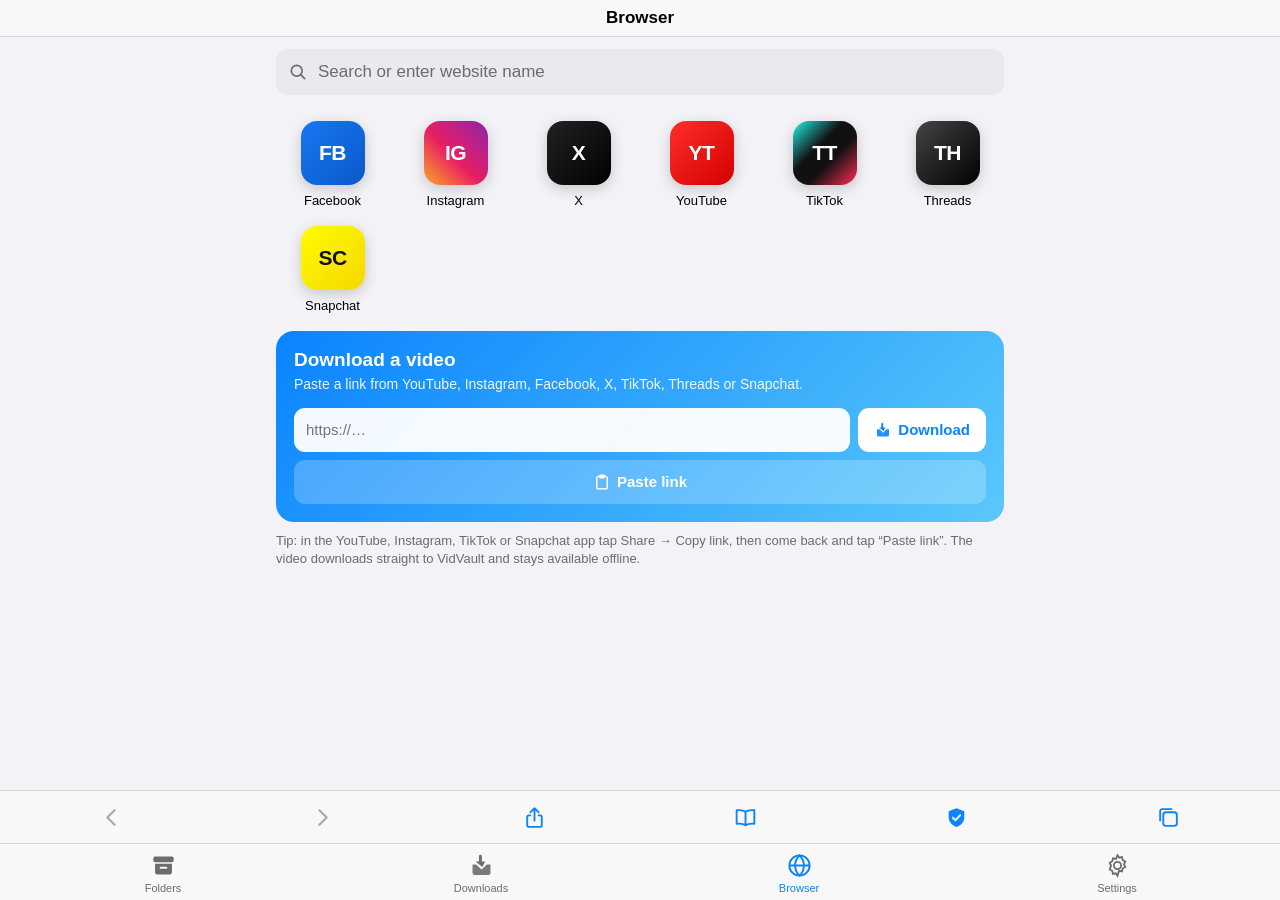
<file: index.html>
<!doctype html>
<html lang="en" dir="ltr">
<head>
<meta charset="utf-8">
<meta name="viewport" content="width=device-width, initial-scale=1, viewport-fit=cover, maximum-scale=1, user-scalable=no">
<title>VidVault</title>
<meta name="description" content="Save videos from YouTube, Instagram, Facebook, X, TikTok, Threads and Snapchat to watch offline.">
<meta name="theme-color" content="#000000">
<meta name="apple-mobile-web-app-capable" content="yes">
<meta name="mobile-web-app-capable" content="yes">
<meta name="apple-mobile-web-app-status-bar-style" content="black-translucent">
<meta name="apple-mobile-web-app-title" content="VidVault">
<link rel="manifest" href="manifest.webmanifest">
<link rel="icon" href="icons/icon-192.png">
<link rel="apple-touch-icon" href="icons/apple-touch-icon.png">
<link rel="stylesheet" href="app.css">
<script>
  // apply theme before first paint to avoid a white flash
  try {
    var s = JSON.parse(localStorage.getItem('vv.settings') || '{}');
    var dark = s.theme === 'dark' || (s.theme !== 'light' && matchMedia('(prefers-color-scheme: dark)').matches);
    document.documentElement.classList.toggle('dark', dark);
    document.documentElement.dataset.accent = s.accent || 'blue';
    if (s.lang === 'ar') { document.documentElement.lang = 'ar'; document.documentElement.dir = 'rtl'; }
  } catch (e) {}
</script>
</head>
<body>
<div id="app">
  <header class="topbar">
    <div class="tb-l" id="tbLeft"></div>
    <h1 id="title">VidVault</h1>
    <div class="tb-r" id="tbRight"></div>
  </header>
  <main id="main"></main>
  <nav class="toolbar hidden" id="toolbar"></nav>
  <nav class="tabbar" id="tabbar"></nav>
</div>
<div id="layer"></div>
<div class="toast" id="toast"></div>
<noscript>VidVault needs JavaScript.</noscript>
<script src="i18n.js"></script>
<script src="mux.js"></script>
<script src="app.js"></script>
</body>
</html>
</file>
<file: app.css>
/* VidVault — shared styles for the web app and the Android app */
:root {
  --accent: #0a84ff;
  --accent-2: #5ac8fa;
  --bg: #f2f2f7;
  --card: #ffffff;
  --card-2: #e9e9ee;
  --text: #000000;
  --text-2: #6c6c70;
  --sep: rgba(60, 60, 67, .18);
  --danger: #ff3b30;
  --ok: #34c759;
  --bar: rgba(249, 249, 249, .92);
  --shadow: 0 10px 40px rgba(0, 0, 0, .18);
  --radius: 12px;
  --safe-top: env(safe-area-inset-top, 0px);
  --safe-bottom: env(safe-area-inset-bottom, 0px);
  --font: -apple-system, BlinkMacSystemFont, "SF Pro Text", "Segoe UI", Roboto, "Noto Sans Arabic", "Geeza Pro", Tahoma, sans-serif;
  color-scheme: light;
}
:root.dark {
  --bg: #000000;
  --card: #1c1c1e;
  --card-2: #2c2c2e;
  --text: #ffffff;
  --text-2: #8e8e93;
  --sep: rgba(84, 84, 88, .55);
  --danger: #ff453a;
  --ok: #30d158;
  --bar: rgba(22, 22, 24, .94);
  --shadow: 0 10px 40px rgba(0, 0, 0, .6);
  color-scheme: dark;
}
:root[data-accent="pink"] { --accent: #ff375f; --accent-2: #ff8fab; }
:root[data-accent="cyan"] { --accent: #32ade6; --accent-2: #7fd9ff; }
:root[data-accent="blue"] { --accent: #0a84ff; --accent-2: #5ac8fa; }
:root[data-accent="green"] { --accent: #30b158; --accent-2: #7be495; }
:root[data-accent="orange"] { --accent: #ff9500; --accent-2: #ffc46b; }
:root[data-accent="purple"] { --accent: #af52de; --accent-2: #d7a3f5; }

* { box-sizing: border-box; -webkit-tap-highlight-color: transparent; }
html, body { margin: 0; height: 100%; background: var(--bg); color: var(--text); font-family: var(--font); font-size: 16px; }
body { overscroll-behavior: none; -webkit-font-smoothing: antialiased; -webkit-user-select: none; user-select: none; }
input, textarea { -webkit-user-select: text; user-select: text; }
button { font: inherit; color: inherit; background: none; border: 0; padding: 0; cursor: pointer; }
a { color: var(--accent); text-decoration: none; }
svg { display: block; }
.hidden { display: none !important; }

/* ---------- layout ---------- */
#app { position: fixed; inset: 0; display: flex; flex-direction: column; }
.topbar {
  flex: none; padding: calc(var(--safe-top) + 8px) 16px 8px; display: grid; grid-template-columns: 80px 1fr 80px; align-items: center;
  background: var(--bar); backdrop-filter: blur(20px); -webkit-backdrop-filter: blur(20px); border-bottom: .5px solid var(--sep); z-index: 5;
}
.topbar h1 { margin: 0; font-size: 17px; font-weight: 600; text-align: center; white-space: nowrap; overflow: hidden; text-overflow: ellipsis; }
.topbar .tb-l { justify-self: start; } .topbar .tb-r { justify-self: end; }
.topbar button { color: var(--accent); font-size: 17px; min-height: 32px; }
main { flex: 1; overflow-y: auto; -webkit-overflow-scrolling: touch; position: relative; }
.tab { padding: 12px 16px 28px; max-width: 760px; margin: 0 auto; }
.tabbar {
  flex: none; display: grid; grid-template-columns: repeat(4, 1fr); padding: 6px 4px calc(var(--safe-bottom) + 4px);
  background: var(--bar); backdrop-filter: blur(20px); -webkit-backdrop-filter: blur(20px); border-top: .5px solid var(--sep);
}
.tabbar button { display: flex; flex-direction: column; align-items: center; gap: 3px; font-size: 11px; color: var(--text-2); padding: 2px 0; position: relative; }
.tabbar button svg { width: 27px; height: 27px; }
.tabbar button.on { color: var(--accent); }
.tabbar .badge { position: absolute; top: -2px; inset-inline-start: calc(50% + 6px); background: var(--danger); color: #fff; font-size: 11px; font-weight: 600; min-width: 18px; height: 18px; border-radius: 9px; padding: 0 5px; display: grid; place-items: center; }
.toolbar {
  flex: none; display: grid; grid-template-columns: repeat(6, 1fr); padding: 8px 6px; background: var(--bar); border-top: .5px solid var(--sep);
}
.toolbar button { display: grid; place-items: center; height: 36px; color: var(--accent); }
.toolbar button:disabled { color: var(--text-2); opacity: .55; }
.toolbar button svg { width: 25px; height: 25px; }
[dir="rtl"] .flip { transform: scaleX(-1); }

/* ---------- grouped lists (iOS settings look) ---------- */
.group-title { font-size: 13px; text-transform: uppercase; color: var(--text-2); margin: 22px 16px 7px; letter-spacing: .02em; }
.group { background: var(--card); border-radius: var(--radius); overflow: hidden; }
.group + .note, .note { font-size: 13px; color: var(--text-2); margin: 7px 16px 0; line-height: 1.35; }
.row {
  display: flex; align-items: center; gap: 12px; min-height: 46px; padding: 8px 16px; width: 100%; text-align: start; position: relative; font-size: 16px;
}
.row + .row::before, .row + .rowwrap::before, .rowwrap + .row::before { content: ""; position: absolute; top: 0; inset-inline-start: 52px; inset-inline-end: 0; border-top: .5px solid var(--sep); }
.row.noicon + .row.noicon::before { inset-inline-start: 16px; }
.row .ic { width: 22px; height: 22px; flex: none; color: var(--accent); display: grid; place-items: center; }
.row .ic svg { width: 22px; height: 22px; }
.row .lbl { flex: 1; min-width: 0; }
.row .lbl small { display: block; color: var(--text-2); font-size: 13px; margin-top: 2px; overflow-wrap: anywhere; }
.row .val { color: var(--text-2); font-size: 16px; white-space: nowrap; max-width: 46%; overflow: hidden; text-overflow: ellipsis; }
.row .chev { color: var(--text-2); opacity: .6; width: 14px; height: 14px; flex: none; }
[dir="rtl"] .row .chev { transform: scaleX(-1); }
.row.link .lbl { color: var(--accent); }
.row.warn .lbl { color: var(--danger); }
.row.warn .ic, .row.danger .lbl { color: var(--danger); }
button.row:active, .row.tap:active { background: var(--card-2); }

/* switch */
.switch { position: relative; width: 51px; height: 31px; flex: none; }
.switch input { position: absolute; opacity: 0; inset: 0; margin: 0; cursor: pointer; z-index: 1; }
.switch span { position: absolute; inset: 0; border-radius: 16px; background: var(--card-2); transition: background .2s; }
:root.dark .switch span { background: #39393d; }
.switch span::after { content: ""; position: absolute; top: 2px; inset-inline-start: 2px; width: 27px; height: 27px; border-radius: 50%; background: #fff; box-shadow: 0 2px 6px rgba(0,0,0,.25); transition: transform .2s; }
:root .switch input:checked + span { background: var(--ok); }
.switch input:checked + span::after { transform: translateX(20px); }
[dir="rtl"] .switch input:checked + span::after { transform: translateX(-20px); }
.switch input:disabled + span { opacity: .45; }

/* segmented */
.seg { display: inline-flex; background: var(--card-2); border-radius: 9px; padding: 2px; flex: none; }
:root.dark .seg { background: #2c2c2e; }
.seg button { padding: 5px 13px; font-size: 13px; border-radius: 7px; color: var(--text); white-space: nowrap; }
.seg button.on { background: var(--card); box-shadow: 0 2px 6px rgba(0,0,0,.18); font-weight: 600; }
:root.dark .seg button.on { background: #636366; }

/* colour dots */
.dots { display: flex; gap: 10px; }
.dot { width: 26px; height: 26px; border-radius: 50%; position: relative; }
.dot.on::after { content: ""; position: absolute; inset: -4px; border-radius: 50%; border: 2.5px solid var(--text-2); }

/* ---------- brand header ---------- */
.brand { display: flex; align-items: center; gap: 14px; padding: 18px 6px 10px; }
.logo-word { font-size: 52px; font-weight: 900; letter-spacing: -2px; line-height: 1; background: linear-gradient(120deg, #ff3b5c 0%, #ff3b5c 38%, var(--accent) 62%, #2f6bff 100%); -webkit-background-clip: text; background-clip: text; color: transparent; }
.brand small { display: block; color: var(--text-2); font-size: 13px; }

/* ---------- browser tab ---------- */
.searchbar { display: flex; align-items: center; gap: 8px; background: var(--card-2); border-radius: 12px; padding: 0 12px; height: 46px; }
:root.dark .searchbar { background: #2c2c2e; }
.searchbar svg { width: 20px; height: 20px; color: var(--text-2); flex: none; }
.searchbar input { flex: 1; min-width: 0; height: 100%; background: none; border: 0; outline: none; font: inherit; font-size: 17px; color: var(--text); }
.searchbar input::placeholder { color: var(--text-2); }
.searchbar button { color: var(--accent); font-size: 15px; font-weight: 600; }
.tiles { display: grid; grid-template-columns: repeat(4, 1fr); gap: 18px 10px; margin: 26px 0 8px; }
.tile { display: flex; flex-direction: column; align-items: center; gap: 8px; font-size: 13px; color: var(--text); }
.tile .tl { width: 64px; height: 64px; border-radius: 16px; display: grid; place-items: center; color: #fff; font-weight: 800; font-size: 21px; letter-spacing: -.5px; box-shadow: 0 4px 14px rgba(0,0,0,.18); }
.tile:active .tl { transform: scale(.94); }
.pastecard { margin-top: 18px; background: linear-gradient(135deg, var(--accent), var(--accent-2)); border-radius: 18px; padding: 18px; color: #fff; }
.pastecard h3 { margin: 0 0 4px; font-size: 19px; }
.pastecard p { margin: 0 0 14px; font-size: 14px; opacity: .92; line-height: 1.35; }
.pastecard .pc-row { display: flex; gap: 8px; }
.pastecard input { flex: 1; min-width: 0; height: 44px; border-radius: 11px; border: 0; padding: 0 12px; font: inherit; font-size: 15px; background: rgba(255,255,255,.95); color: #000; outline: none; }
.btn { height: 44px; padding: 0 16px; border-radius: 11px; font-weight: 600; font-size: 15px; display: inline-flex; align-items: center; justify-content: center; gap: 6px; white-space: nowrap; }
.btn.white { background: #fff; color: var(--accent); }
.btn.glass { background: rgba(255,255,255,.22); color: #fff; }
.btn.accent { background: var(--accent); color: #fff; }
.btn.ghost { background: var(--card-2); color: var(--accent); }
.btn.block { width: 100%; }
.btn:disabled { opacity: .5; }
.btn svg { width: 18px; height: 18px; }
.hint { font-size: 13px; color: var(--text-2); margin-top: 10px; line-height: 1.4; }

/* ---------- media lists ---------- */
.folders { display: grid; grid-template-columns: repeat(auto-fill, minmax(150px, 1fr)); gap: 12px; }
.folder { background: var(--card); border-radius: 14px; padding: 14px; text-align: start; display: flex; flex-direction: column; gap: 10px; position: relative; min-height: 104px; }
.folder .fi { width: 38px; height: 38px; border-radius: 10px; display: grid; place-items: center; color: #fff; font-weight: 800; font-size: 14px; }
.folder .fi svg { width: 22px; height: 22px; }
.folder b { font-size: 15px; font-weight: 600; overflow: hidden; text-overflow: ellipsis; white-space: nowrap; }
.folder small { color: var(--text-2); font-size: 13px; }
.folder.sel { outline: 2.5px solid var(--accent); }
.folder:active { transform: scale(.98); }
.items { display: flex; flex-direction: column; gap: 10px; }
.item { display: flex; gap: 12px; align-items: center; background: var(--card); border-radius: 14px; padding: 8px; position: relative; text-align: start; width: 100%; }
.thumb { width: 112px; height: 63px; border-radius: 9px; background: var(--card-2) center/cover no-repeat; flex: none; position: relative; overflow: hidden; display: grid; place-items: center; color: var(--text-2); }
.thumb svg { width: 26px; height: 26px; }
.thumb .dur { position: absolute; bottom: 4px; inset-inline-end: 4px; background: rgba(0,0,0,.75); color: #fff; font-size: 11px; font-weight: 600; padding: 1px 5px; border-radius: 4px; }
.thumb .pf { position: absolute; top: 4px; inset-inline-start: 4px; color: #fff; font-size: 9px; font-weight: 800; padding: 2px 4px; border-radius: 4px; }
.item .meta { flex: 1; min-width: 0; }
.item .meta b { display: -webkit-box; -webkit-line-clamp: 2; -webkit-box-orient: vertical; overflow: hidden; font-size: 15px; font-weight: 600; line-height: 1.25; overflow-wrap: anywhere; }
.item .meta small { display: block; color: var(--text-2); font-size: 12.5px; margin-top: 4px; white-space: nowrap; overflow: hidden; text-overflow: ellipsis; }
.item .more { width: 36px; height: 36px; display: grid; place-items: center; color: var(--text-2); flex: none; }
.item .more svg { width: 22px; height: 22px; }
.item .check { width: 24px; height: 24px; border-radius: 50%; border: 2px solid var(--text-2); flex: none; display: grid; place-items: center; }
.item.sel .check { background: var(--accent); border-color: var(--accent); color: #fff; }
.item .check svg { width: 14px; height: 14px; }
.prog { height: 5px; background: var(--card-2); border-radius: 3px; overflow: hidden; margin-top: 8px; }
.prog i { display: block; height: 100%; width: 0; background: var(--accent); border-radius: 3px; transition: width .3s; }
.prog.indet i { width: 35% !important; animation: indet 1.2s infinite ease-in-out; }
@keyframes indet { 0% { transform: translateX(-100%); } 100% { transform: translateX(300%); } }
[dir="rtl"] .prog.indet i { animation-name: indet-r; }
@keyframes indet-r { 0% { transform: translateX(100%); } 100% { transform: translateX(-300%); } }
.status-err { color: var(--danger) !important; white-space: normal !important; }
.empty { text-align: center; color: var(--text-2); padding: 56px 20px; }
.empty svg { width: 56px; height: 56px; margin: 0 auto 14px; opacity: .5; }
.empty b { display: block; color: var(--text); font-size: 18px; margin-bottom: 6px; }
.chips { display: flex; gap: 8px; overflow-x: auto; padding: 2px 0 12px; scrollbar-width: none; }
.chips::-webkit-scrollbar { display: none; }
.chip { padding: 7px 14px; border-radius: 18px; background: var(--card); font-size: 14px; white-space: nowrap; }
.chip.on { background: var(--accent); color: #fff; }
.backlink { color: var(--accent); font-size: 16px; display: inline-flex; align-items: center; gap: 2px; margin-bottom: 10px; }
.backlink svg { width: 20px; height: 20px; }
.section-h { display: flex; align-items: baseline; justify-content: space-between; margin: 18px 4px 10px; }
.section-h h2 { margin: 0; font-size: 22px; font-weight: 700; }
.section-h button { color: var(--accent); font-size: 15px; }
.stats { display: flex; gap: 10px; margin-bottom: 4px; }
.stat { flex: 1; background: var(--card); border-radius: 14px; padding: 12px 14px; }
.stat b { display: block; font-size: 20px; }
.stat small { color: var(--text-2); font-size: 12px; }

/* ---------- sheets & dialogs ---------- */
.scrim { position: fixed; inset: 0; background: rgba(0,0,0,.45); z-index: 40; opacity: 0; transition: opacity .25s; }
.scrim.show { opacity: 1; }
.sheet {
  position: fixed; inset-inline: 0; bottom: 0; z-index: 41; background: var(--bg); border-radius: 16px 16px 0 0; max-height: 88vh; display: flex; flex-direction: column;
  transform: translateY(105%); transition: transform .3s cubic-bezier(.2,.8,.2,1); box-shadow: var(--shadow); max-width: 640px; margin: 0 auto;
}
.sheet.show { transform: none; }
.sheet .grab { width: 38px; height: 5px; border-radius: 3px; background: var(--text-2); opacity: .4; margin: 8px auto 2px; flex: none; }
.sheet .sh-head { display: flex; align-items: center; padding: 6px 16px 10px; gap: 10px; flex: none; }
.sheet .sh-head h3 { margin: 0; font-size: 18px; flex: 1; }
.sheet .sh-head button { color: var(--accent); font-size: 16px; font-weight: 600; }
.sheet .sh-body { overflow-y: auto; padding: 0 16px calc(var(--safe-bottom) + 18px); }
.vinfo { display: flex; gap: 12px; align-items: flex-start; background: var(--card); border-radius: 14px; padding: 10px; }
.vinfo .thumb { width: 128px; height: 72px; }
.vinfo b { font-size: 15px; line-height: 1.25; display: -webkit-box; -webkit-line-clamp: 3; -webkit-box-orient: vertical; overflow: hidden; overflow-wrap: anywhere; }
.vinfo small { display: block; color: var(--text-2); font-size: 13px; margin-top: 4px; }
.q { display: flex; align-items: center; gap: 12px; padding: 10px 14px; width: 100%; text-align: start; position: relative; min-height: 56px; }
.q + .q::before { content: ""; position: absolute; top: 0; inset-inline-start: 62px; inset-inline-end: 0; border-top: .5px solid var(--sep); }
.q .qb { width: 36px; height: 36px; border-radius: 9px; background: var(--card-2); display: grid; place-items: center; font-size: 10.5px; font-weight: 800; color: var(--accent); flex: none; text-align: center; line-height: 1.05; }
.q .qb.hd { background: var(--accent); color: #fff; }
.q .qb svg { width: 20px; height: 20px; }
.q .lbl { flex: 1; min-width: 0; }
.q .lbl b { font-size: 16px; font-weight: 600; }
.q .lbl small { display: block; color: var(--text-2); font-size: 13px; margin-top: 2px; }
.q .dl { color: var(--accent); width: 28px; height: 28px; flex: none; }
.q:active { background: var(--card-2); }
.spinner { width: 30px; height: 30px; border-radius: 50%; border: 3px solid var(--card-2); border-top-color: var(--accent); animation: spin .8s linear infinite; margin: 30px auto 12px; }
@keyframes spin { to { transform: rotate(360deg); } }
.centered { text-align: center; color: var(--text-2); padding: 8px 10px 26px; overflow-wrap: anywhere; }
.errbox { background: var(--card); border-radius: 14px; padding: 16px; color: var(--text); line-height: 1.45; font-size: 14px; overflow-wrap: anywhere; }
.errbox b { color: var(--danger); display: block; margin-bottom: 4px; font-size: 16px; }
.errbox code { font-size: 12px; color: var(--text-2); display: block; margin-top: 8px; max-height: 120px; overflow: auto; white-space: pre-wrap; }

.dialog { position: fixed; z-index: 60; inset: 0; display: grid; place-items: center; padding: 24px; }
.dialog .box { background: var(--card); border-radius: 16px; width: min(330px, 100%); overflow: hidden; box-shadow: var(--shadow); text-align: center; animation: pop .18s ease-out; }
@keyframes pop { from { transform: scale(1.08); opacity: 0; } }
.dialog .box h4 { margin: 18px 16px 4px; font-size: 17px; }
.dialog .box p { margin: 0 16px 12px; font-size: 13.5px; color: var(--text-2); line-height: 1.4; overflow-wrap: anywhere; }
.dialog .box input { width: calc(100% - 32px); margin: 4px 16px 14px; height: 38px; border-radius: 9px; border: .5px solid var(--sep); background: var(--bg); color: var(--text); padding: 0 10px; font: inherit; font-size: 15px; outline: none; text-align: start; }
.dialog .acts { display: flex; border-top: .5px solid var(--sep); }
.dialog .acts button { flex: 1; height: 46px; color: var(--accent); font-size: 17px; }
.dialog .acts button + button { border-inline-start: .5px solid var(--sep); font-weight: 600; }
.dialog .acts button.red { color: var(--danger); }

.actionsheet { position: fixed; z-index: 61; inset-inline: 8px; bottom: calc(var(--safe-bottom) + 8px); max-width: 520px; margin: 0 auto; animation: up .22s ease-out; }
@keyframes up { from { transform: translateY(40px); opacity: 0; } }
.actionsheet .as-group { background: var(--card); border-radius: 14px; overflow: hidden; max-height: 70vh; overflow-y: auto; }
.actionsheet .as-title { font-size: 13px; color: var(--text-2); padding: 13px 16px; text-align: center; border-bottom: .5px solid var(--sep); overflow-wrap: anywhere; }
.actionsheet button { width: 100%; min-height: 56px; font-size: 18px; color: var(--accent); display: flex; align-items: center; justify-content: center; gap: 8px; padding: 0 16px; }
.actionsheet .as-group button + button { border-top: .5px solid var(--sep); }
.actionsheet button.red { color: var(--danger); }
.actionsheet button.cur { font-weight: 700; }
.actionsheet .cancel { margin-top: 8px; background: var(--card); border-radius: 14px; font-weight: 600; }

.toast { position: fixed; z-index: 70; left: 50%; bottom: calc(var(--safe-bottom) + 96px); transform: translate(-50%, 20px); background: rgba(40,40,44,.95); color: #fff; padding: 11px 18px; border-radius: 22px; font-size: 14.5px; opacity: 0; transition: .25s; pointer-events: none; max-width: 88vw; text-align: center; }
.toast.show { opacity: 1; transform: translate(-50%, 0); }

/* ---------- player ---------- */
.player { position: fixed; inset: 0; z-index: 50; background: #000; display: flex; flex-direction: column; color: #fff; }
.player .pl-top { display: flex; align-items: center; gap: 10px; padding: calc(var(--safe-top) + 8px) 12px 8px; }
.player .pl-top b { flex: 1; font-size: 15px; font-weight: 600; white-space: nowrap; overflow: hidden; text-overflow: ellipsis; }
.player .pl-top button, .player .pl-bot button { color: #fff; height: 40px; min-width: 40px; display: grid; place-items: center; font-size: 15px; font-weight: 600; border-radius: 20px; }
.player .pl-top svg, .player .pl-bot svg { width: 24px; height: 24px; }
.player video { flex: 1; width: 100%; min-height: 0; background: #000; }
.player .pl-bot { display: flex; justify-content: space-around; padding: 8px 8px calc(var(--safe-bottom) + 10px); }
.player .pl-bot button.on { color: var(--accent); }

/* ---------- lock screen ---------- */
.lock { position: fixed; inset: 0; z-index: 100; background: var(--bg); display: flex; flex-direction: column; align-items: center; justify-content: center; gap: 22px; padding: 20px; }
.lock h2 { margin: 0; font-size: 20px; font-weight: 600; }
.lock .pins { display: flex; gap: 18px; }
.lock .pins i { width: 14px; height: 14px; border-radius: 50%; border: 1.5px solid var(--text); }
.lock .pins i.f { background: var(--text); }
.lock .pins.shake { animation: shake .35s; }
@keyframes shake { 25% { transform: translateX(-10px); } 75% { transform: translateX(10px); } }
.lock .pad { display: grid; grid-template-columns: repeat(3, 76px); gap: 16px 24px; direction: ltr; }
.lock .pad button { width: 76px; height: 76px; border-radius: 50%; background: var(--card-2); font-size: 30px; font-weight: 400; }
:root.dark .lock .pad button { background: #333336; }
.lock .pad button.t { background: none; font-size: 16px; color: var(--accent); }
.lock .pad button:active { background: var(--text-2); }
.lock .sub { color: var(--text-2); font-size: 14px; min-height: 18px; }

@media (min-width: 700px) {
  .tiles { grid-template-columns: repeat(6, 1fr); }
  .thumb { width: 150px; height: 84px; }
}
@media print {
  .tabbar, .toolbar, .topbar button { display: none; }
  #app { position: static; }
  main { overflow: visible; }
}

.brand-ic { width: 64px; height: 64px; border-radius: 15px; box-shadow: 0 6px 22px rgba(120, 60, 255, .35); }
.logo-word { background: linear-gradient(120deg, #ff2fb9 0%, #8b3dff 45%, #2f6bff 70%, #21d4ff 100%); -webkit-background-clip: text; background-clip: text; }
.paste-pill { position: fixed; z-index: 45; left: 50%; transform: translateX(-50%); bottom: calc(var(--safe-bottom) + 132px); display: flex; align-items: center; gap: 8px;
  background: var(--accent); color: #fff; padding: 12px 20px; border-radius: 26px; font-size: 16px; font-weight: 600; box-shadow: 0 8px 26px rgba(0,0,0,.3); animation: up .25s ease-out; }
.paste-pill svg { width: 20px; height: 20px; }
</file>
